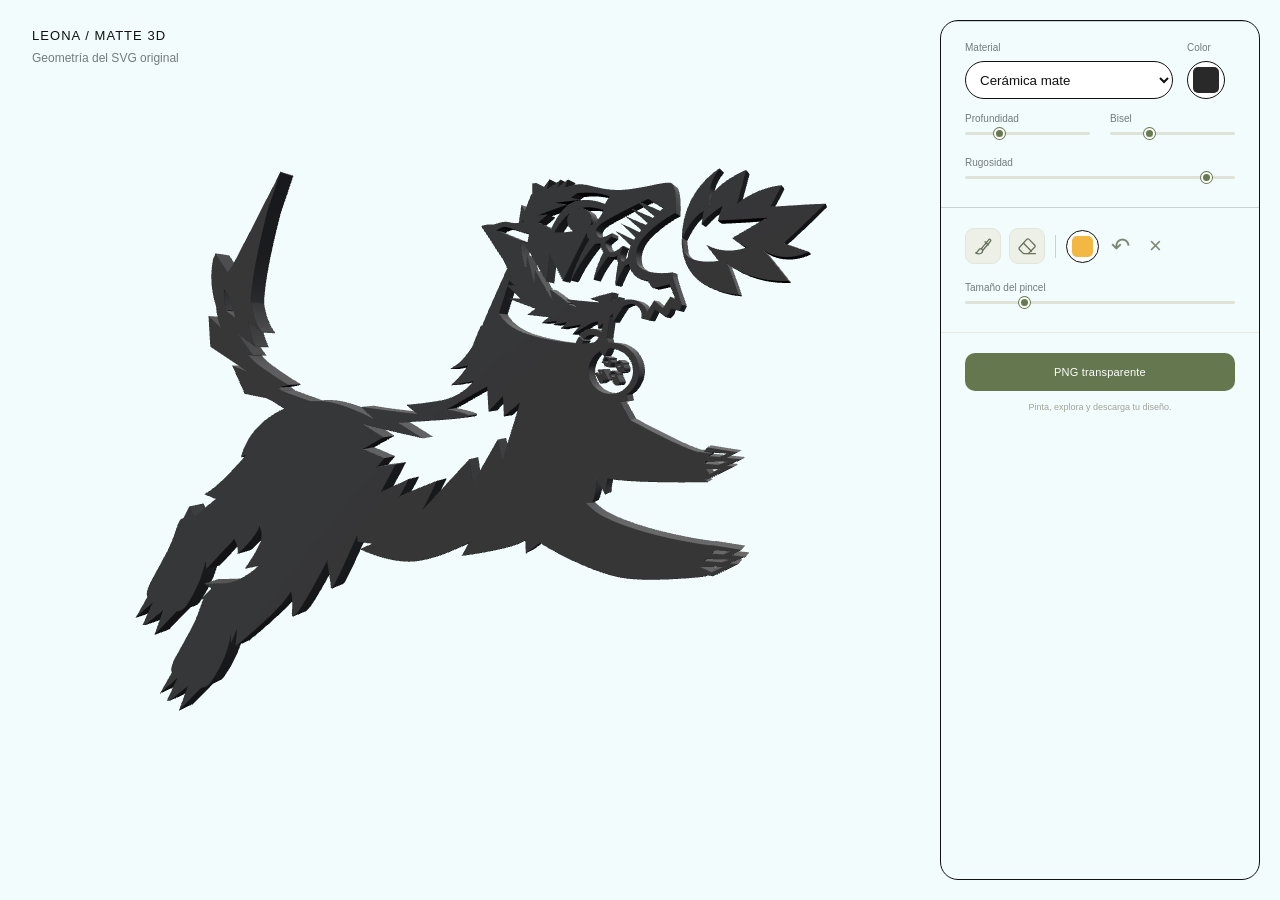
<file: assets/3d/leona-three/index.html>
<!doctype html><html lang="es"><meta charset="utf-8"><meta name="viewport" content="width=device-width,initial-scale=1"><title>Leona · Matte 3D</title>
<style>*{box-sizing:border-box}body{margin:0;background:#e9e7e2;color:#222;font:14px system-ui}canvas{display:block}header{position:absolute;top:28px;left:32px;pointer-events:none}h1{font-size:18px;font-weight:600;margin:0 0 6px}header p{margin:0;color:#777}aside{position:absolute;right:24px;bottom:24px;width:265px;padding:22px;background:#ffffffdf;border:1px solid #fff;border-radius:16px;backdrop-filter:blur(12px)}label{display:block;margin:12px 0 6px}input{width:100%;accent-color:#333}button{background:#292929;color:#fff;border:0;padding:10px 14px;border-radius:8px;cursor:pointer;margin:12px 4px 0 0}small{display:block;color:#777;margin-top:14px;line-height:1.5}#error{color:#a00}aside{left:24px;right:24px;bottom:16px;width:auto;padding:12px 18px;display:grid;grid-template-columns:1fr 1fr 1fr;gap:6px 14px}aside label{margin:0;font-size:12px}aside input{grid-row:2}aside button{margin:4px 0}aside small{grid-column:1 / -1;margin:0;font-size:11px}aside p{display:none}canvas{height:calc(100vh - 190px)}header{top:16px;left:24px}aside{display:block;max-height:330px;overflow:auto}aside .row{display:flex;gap:10px;margin:8px 0;align-items:center}aside label{flex:1}aside input[type=range]{width:100%}aside select,aside input[type=text]{width:100%;padding:8px;border:1px solid #ccc;border-radius:6px;background:white}aside input[type=color]{width:40px;height:30px;border:0}aside button{margin-right:6px}canvas{height:calc(100vh - 350px)}.icon-tool{width:44px;min-width:44px;height:44px;display:inline-flex;align-items:center;justify-content:center;padding:0;border:2px solid transparent} .icon-tool[aria-pressed="true"]{background:#f3b844;color:#222;border-color:#8d620b} body.embedded header{display:none}body.embedded{background:transparent}
body{background:#eeede9;color:#242722;font-family:Inter,-apple-system,BlinkMacSystemFont,"Segoe UI",sans-serif}header{top:28px;left:32px}header h1{font-size:13px;letter-spacing:2px}header p{font-size:12px;color:#8b8d86;margin-top:8px}canvas{position:absolute;left:0;top:0;height:auto}aside{position:absolute;top:20px;right:20px;bottom:20px;left:auto;width:320px;max-height:none;padding:0;background:#fbfbf8;border:1px solid #ffffff;border-radius:22px;box-shadow:0 12px 50px #2931210c;overflow:auto;display:block;backdrop-filter:none}aside *{box-sizing:border-box}.panel-top{padding:27px 24px 22px;display:flex;justify-content:space-between;align-items:flex-start}.eyebrow{font-size:9px;letter-spacing:2px;color:#83877b;font-weight:650}h2{font-weight:500;font-size:27px;letter-spacing:-1px;margin:8px 0 0}.live-dot{font-size:8px;letter-spacing:.7px;color:#76866b;padding-top:4px;white-space:nowrap}.live-dot:before{content:"";display:inline-block;width:5px;height:5px;background:#829773;border-radius:50%;margin-right:5px}.section{padding:20px 24px;border-top:1px solid #e9ebe3}.section-heading,summary{font-size:10px;color:#9b9f93;letter-spacing:.5px;margin-bottom:18px}.section-heading b,summary b{font-size:12px;font-weight:550;color:#404638;margin-left:10px;letter-spacing:0}.field{display:block;margin:0 0 14px!important;min-width:0}.field span{font-size:10px;color:#8a8d83;display:block;margin:0 0 8px}.surface-row{display:flex;gap:14px}.surface-row .field:first-child{flex:1}.surface-row .field:last-child{flex:0 0 48px}.two-col{display:grid;grid-template-columns:1fr 1fr;gap:20px}aside select,aside input[type=text]{border:1px solid #e4e7dd!important;background:#f3f4ef!important;border-radius:9px!important;font:11px inherit;color:#343a2d;padding:10px!important;height:38px;outline:none}aside input[type=text]{width:100%;font-size:12px;margin-bottom:16px}aside input[type=color]{appearance:none;-webkit-appearance:none;border:1px solid #e2e5da!important;width:38px;height:38px;padding:5px;background:#f3f4ef;border-radius:9px;cursor:pointer}input[type=color]::-webkit-color-swatch-wrapper{padding:0}input[type=color]::-webkit-color-swatch{border:0;border-radius:5px}aside input[type=range]{appearance:none;height:3px;background:#dfe3d7;border-radius:5px;margin:8px 0;width:100%;display:block;accent-color:#667652}aside input[type=range]::-webkit-slider-thumb{appearance:none;width:11px;height:11px;border-radius:50%;background:#677951;border:2px solid #fbfbf8;box-shadow:0 0 0 1px #677951}.tools{display:flex;align-items:center;gap:8px;margin-bottom:18px}.tools button{margin:0!important}.icon-tool{background:#edf0e7;color:#68725c;border:1px solid #e1e6d8;width:36px;min-width:36px;height:36px;border-radius:9px}.icon-tool[aria-pressed=true]{background:#64774e;color:white;border:1px solid #64774e}.icon-tool svg{width:19px;height:19px}.tool-divider{height:23px;width:1px;background:#e2e6da;margin:0 2px}.tools #brushcolor{width:33px;height:33px}.tools #undo,.tools #clearpaint{font-size:0;padding:0;width:27px;height:30px;background:transparent;color:#7c8670;border-radius:6px}.tools #undo:after{content:'↶';font-size:23px}.tools #clearpaint:after{content:'×';font-size:22px}.tools button:hover{filter:brightness(.95)}summary{cursor:pointer;list-style:none;margin:0;display:flex;align-items:center}summary span{margin-left:auto;font-size:16px}summary::-webkit-details-marker{display:none}.signature{padding-top:20px}.panel-footer{padding:20px 24px;border-top:1px solid #e9ebe3}.view-buttons{display:flex;background:#eef0e9;padding:3px;border-radius:9px;margin-bottom:15px}.view-buttons button{background:transparent;color:#727b66;font-size:10px;flex:1;margin:0;padding:8px}.view-buttons button:first-child{background:#fff;box-shadow:0 1px 4px #00000008}.panel-footer #save{width:100%;margin:0;background:#64774e;color:#fff;border-radius:10px;padding:13px;font-size:11px;letter-spacing:.2px}.panel-footer p{display:block!important;text-align:center;color:#a0a596;font-size:9px;margin:11px 0 0}.section .field:last-child{margin-bottom:0!important}@media(max-width:760px){header{top:20px;left:20px}aside{top:auto;bottom:12px;left:12px;right:12px;width:auto;max-height:42vh;border-radius:18px}.panel-top{padding:18px 20px}.section,.panel-footer{padding:16px 20px}.panel-top h2{font-size:23px}}
</style>
<style>
  :root { --lemon-bg: #f3fcfd; --lemon-ink: #111; --lemon-coral: #ff8e75; --lemon-muted: #737b7c; }
  body { background: var(--lemon-bg); color: var(--lemon-ink); font-family: Inter, Arial, sans-serif; }
  header h1 { color: var(--lemon-ink); font-family: Arial, sans-serif; font-weight: 500; letter-spacing: .08em; }
  header p { color: var(--lemon-muted); }
  aside { background: rgba(243,252,253,.97); border: 1.5px solid var(--lemon-ink); border-radius: 18px; box-shadow: none; }
  .eyebrow, .section-heading, summary { color: var(--lemon-muted); }
  h2 { color: var(--lemon-ink); font-family: Arial, sans-serif; font-weight: 400; letter-spacing: -.02em; }
  .live-dot { color: var(--lemon-coral); }
  .live-dot:before { background: var(--lemon-coral); }
  .section { border-top-color: rgba(17,17,17,.18); }
  .section-heading b, summary b { color: var(--lemon-ink); }
  .field span { color: var(--lemon-muted); }
  aside select, aside input[type=text] { border-color: var(--lemon-ink) !important; background: #fff !important; color: var(--lemon-ink); border-radius: 999px !important; }
  aside input[type=range] { accent-color: var(--lemon-coral); }
  aside input[type=color] { border-color: var(--lemon-ink) !important; background: #fff; border-radius: 50%; }
  button { background: var(--lemon-ink); color: #fff; border-radius: 999px; }
  button:hover { background: var(--lemon-coral); color: var(--lemon-ink); }
  .icon-tool[aria-pressed="true"] { background: var(--lemon-coral); color: var(--lemon-ink); border-color: var(--lemon-ink); }
  .tool-divider { background: rgba(17,17,17,.18); }
  small { color: var(--lemon-muted); }
  body.embedded { background: transparent; }
  body.embedded aside { background: rgba(243,252,253,.98); }
</style>
<header><h1>LEONA / MATTE 3D</h1><p>Geometría del SVG original</p></header><aside><div class="section"><div class="surface-row"><label class="field"><span>Material</span><select id="material"><option value="matte">Cerámica mate</option><option value="rubber">Goma suave</option><option value="metal">Metal cepillado</option><option value="gloss">Laca satinada</option></select></label><label class="field"><span>Color</span><input id="color" type="color" value="#292929"></label></div><div class="two-col"><label class="field"><span>Profundidad</span><input id="depth" type="range" min="2" max="150" value="40"></label><label class="field"><span>Bisel</span><input id="bevel" type="range" min="0" max="2" step="0.1" value="0.6"></label></div><label class="field"><span>Rugosidad</span><input id="rough" type="range" min="0.1" max="1" step="0.01" value="0.92"></label></div><div class="section"><div class="tools"><button id="paintmode" class="icon-tool" aria-label="Pincel" title="Pincel: pintar sobre la figura" aria-pressed="false"><svg viewBox="0 0 24 24" width="22" height="22" fill="none" stroke="currentColor" stroke-width="1.7" stroke-linecap="round" stroke-linejoin="round" aria-hidden="true"><path d="m14 6 4 4M9 15 19 3a1.5 1.5 0 0 1 2 2L11 17"/><path d="M10 15c-5-2-4 5-8 5 5 3 11 0 8-5Z"/></svg></button><button id="eraser" class="icon-tool" aria-label="Borrador" title="Borrador: eliminar trazos" aria-pressed="false"><svg viewBox="0 0 24 24" width="22" height="22" fill="none" stroke="currentColor" stroke-width="1.7" stroke-linecap="round" stroke-linejoin="round" aria-hidden="true"><path d="m14 3 7 7a2 2 0 0 1 0 3l-8 8H7l-5-5a2 2 0 0 1 0-3L11 3a2 2 0 0 1 3 0Z"/><path d="m7 8 10 10M13 21h9"/></svg></button><div class="tool-divider"></div><input id="brushcolor" type="color" value="#f3b844"><button id="undo" aria-label="Deshacer trazo" title="Deshacer trazo">Deshacer</button><button id="clearpaint" aria-label="Limpiar trazos" title="Limpiar trazos">Limpiar trazos</button></div><label class="field"><span>Tamaño del pincel</span><input id="brushsize" type="range" min="2" max="60" value="14"></label></div><div class="panel-footer"><button id="save">PNG transparente</button><p>Pinta, explora y descarga tu diseño.</p></div><span id="dv" hidden>40</span><span id="bv" hidden>0.6</span><p id="error" hidden></p></aside>
<script type="importmap">{"imports":{"three":"./vendor/three.module.js"}}</script><script type="module">
import * as THREE from 'three';
import {SVGLoader} from './vendor/SVGLoader.js';
import {OrbitControls} from './vendor/OrbitControls.js';
const svg="<?xml version=\"1.0\" encoding=\"UTF-8\"?>\n<svg id=\"Layer_1\" xmlns=\"http://www.w3.org/2000/svg\" version=\"1.1\" viewBox=\"0 0 1000 1000\">\n  <!-- Generator: Adobe Illustrator 30.2.1, SVG Export Plug-In . SVG Version: 2.1.1 Build 1)  -->\n  <polygon points=\"674.95 401.88 675.02 405.98 671.83 403.39 671.89 407.5 668.71 404.9 667.39 405.54 672.66 416.4 673.97 415.77 673.17 414.12 675.43 414.91 675.52 414.86 676.29 412.59 678.55 413.39 678.64 413.35 679.42 411.09 680.22 412.74 681.53 412.1 676.26 401.24 674.95 401.88\"/>\n  <path d=\"M671.65,403.02c.41-.2.56-.73.34-1.18-.22-.45-.73-.66-1.14-.46-.41.2-.56.73-.34,1.18.22.46.73.66,1.14.47\"/>\n  <path d=\"M675.28,392.4l-.09.28.27.09.6.21.6.21,1.57,3.27,4.83,1.68-1.58-3.27.6.21.21-.6,1.59,3.27,1.68-4.83-.25-.51-1.34-2.76.21-.6.21-.6.09-.26-.26-.09-.34-.12-6.29-2.18-2.18,6.29-.11.32ZM676.53,391.52l1.59-4.59,4.59,1.59.6.21-.21.6-1.57,4.52-.03.07-.07-.02-4.52-1.57-.6-.21.21-.6Z\"/>\n  <path d=\"M690.62,397.62l.63.42.75.5,1.46,3.02.41.84,2.33,1.58-1.21-2.5-.66-1.36h0s.4-.19.4-.19l.4-.2.82,1.7.86,1.77.59,1.21,2.7-1.31-.17-.35-.46-.95-.26-.53-1.38-2.84.4-.2.38-.18v-.05s1.57,3.23,1.57,3.23l.31.64.05-.65.14-1.96v-.15s-1.87-3.87-1.87-3.87l.07-.9.07-.9v-.14s-.11-.08-.11-.08l-.03-.02-3.8-2.58-.4.19-.91.44-2.97,1.44-.33,4.53v.05s0,.03,0,.03v.14s.11.08.11.08l.11.08ZM691.34,396.84l.26-3.55,2.48-1.2.87-.42.55.37,2.4,1.62.14.1-.03.35-.04.52-.06.78-.13,1.88h0s-.01.2-.01.2l-.32.16-.73.35-1.97.96-.34.16-.12-.08-.05-.03-2.19-1.49-.43-.29-.29-.2v-.17Z\"/>\n  <path d=\"M683.97,408.08c.05.15.05.3.11.44.28.58.7,1.03,1.18,1.4.21.16.45.28.69.4l2.42,5-.39.22.4-.2.69,1.42.1.21c.03.07.09.11.13.17.08.14.18.25.28.36.81,1.02,2.12,1.43,3.37,1.04l-1.05-2.16-.2-.4-.2-.4-.79-1.62-1.41-2.91.4-.2.4-.2,1.39,2.86.82,1.68.2.4.2.4,1.05,2.16c.37-.26.67-.57.9-.94.19-.49.3-1,.47-1.49.01-.29-.03-.56-.1-.85-.04-.15-.06-.3-.11-.44-.03-.07-.02-.14-.05-.21l-1-2.06-2.23-4.6c.05-.26.11-.53.11-.8,0-.6-.09-1.21-.37-1.79h0c-.07-.15-.2-.24-.28-.37-1.09-1.71-3.27-2.42-5.14-1.52-1.87.91-2.66,3.06-2,4.98M686.36,403.91c1.42-.69,3.07-.17,3.94,1.1.09.13.21.22.28.36.07.14.07.3.11.44.46,1.47-.16,3.09-1.58,3.78-1.42.69-3.07.17-3.94-1.1-.09-.13-.21-.22-.28-.36-.07-.14-.07-.3-.11-.44-.46-1.47.15-3.09,1.58-3.78\"/>\n  <path d=\"M694.26,411.94h0s0,0,0,0Z\"/>\n  <g>\n    <path d=\"M878.13,260.75l15.03-14.39,29.36-28.1-14.92.46-44.42,1.37,12.14-23.22s-26.54.82-48.8,19.78l9.54-37.74s-31.65,12.32-38.72,30.03c-.95,2.39-1.49,4.87-1.41,7.43,0,0-.44-2.4-.56-6.2-.24-8.16,1.05-22.8,11.62-34.05,0,0-17.67,9.69-29.81,31.91-6.11,11.19-10.72,25.61-11.03,43.57.82-1.83,5.54-12.11,12.35-20.17.06-.07.12-.13.18-.21,3.39-3.96,7.27-7.36,11.45-8.9l-2.2,13.87s6.98-9.03,18.08-16.09c1.58-1.01,3.25-1.97,5-2.87l-3.23,11.4-1.31,4.6,26.97-.83,27.81-.85-4.88,2.76-33.5,18.98s7.27,6.63,16.54,10.92c0,0-22.55,9.83-45.79-3.16l14.26,17.84s-31.53,5.48-40.18-11.36l-1.55-14.66c0,1.34-.11,2.6-.07,3.97,1.01,32.86,21.42,47.51,38.76,54.05,13.03,4.92,24.34,5.28,24.34,5.28l-6.99-19.31-5.77-15.95s10.34,9.26,29.31,15.43c5.62,1.83,11.99,3.36,19.09,4.32,5.91.8,12.27,1.23,19.16,1.02l-11.91-14.91-8.69-10.88-1.89-2.37-6.01-7.52s8.21,7.64,22.72,9.06c7.52.74,16.69-.16,27.36-4.72l-21.04-7.38-6.35-2.23Z\"/>\n    <path d=\"M823.43,611.48l12.09-6.79-25.3-2.93-8.36-.97-.3.42c-13.09-1.24-75.42-8.02-121.13-28.09-9.36-4.11-17.57-10.26-24.75-17.58l8.16-.41s5.64-12.83,4.85-28.47l10.32,18.31s-.3-6.81,2.94-18.6c24.45,4.27,83.87,2.69,106.46,1.89l.42.08.21-.1c5.14-.18,8.3-.32,8.3-.32l-3.6-2.01,3.67-1.83,1.04.19,3.31-1.65,24.93-12.4-9.55-.64-.31-.02,7-3,10.96-4.69-16.77-1.26,12.22-6.56-33.59-4.54-.19.26-3.06,4.06,6.64.41,20.11,1.24-5.64,2.8-3.61,1.79-12.8-.96,1.69-2.83-12.68-1.72-.32.43c-16.56-3.67-58.48-25.03-78.9-35.75l-12.27-21.75,9.39-.47-1.8-7.15c13.2-8.95,18.29-26.42,11.13-41.19-3.81-7.85-10.45-13.75-18.7-16.62-.47-.16-.95-.2-1.42-.34-4.22-1.26-8.56-1.64-12.84-1.16-.26-1.88-.82-3.66-1.61-5.34l3.53-25.14,3.72-3.59.88,9.22,10.29-16.57c3.22-1.91,6.92-3.61,10.6-3.49,1.67.05,3.32.35,4.92,1.3,9.48,5.66,6.88,14.99,6.88,14.99l7.69,2.09.98.27,5.88-11.73.29-.57s8.86,5.29,12.33,8.27c.11.09.27.21.37.3l2.91-3.21,2.66-6.06.09-.21,8.9,2.48.43.12,2.76-6.27s-10.71-30.14-10.86-33.2l-.15-3.06s-.28.04-.66.09c-3.74.47-24.12,2.58-35.38-5.85-1.68-1.25-3.17-2.73-4.35-4.5,0,0-6.88-14.99,7.65-31.05,14.54-16.06,35.49-26.31,35.49-26.31,0,0,.96-18.16-1.66-27.62-.72-2.6-1.69-4.58-3.05-5.3-6.3-3.34-39.5,7.52-64.13,5.68-24.63-1.84-34.27-10.56-49.41-6.74-3.68.93-6.8,1.83-9.45,2.66l3.53-9.45-12.13,8.52s2.06-6.17,3.22-8.11c-2.22,1.77-10.11,6.88-14.24,9.53l-1.76-.89,3.15-9.76-5.93,8.35-9.53-4.83-4.19.21-.2,15.42-1.36-2.94-7.67,19.1-4.01-7.06-2.79,20.66c-3.11.32-7.06.31-11.29-.87-9.33-2.6-15.44,2.27-21.47,1.84-6.07-.47-12.36,1.35-12.36,1.35l27.83,41.49s1.16,3.21,3.59,8.24c-8.5,17.93-21.1,44.93-31.62,69.32l-.13-.03s-.18-.76-.5-2.15c-3.65,8.37-7.11,16.52-10.1,23.95,0,0-8.22,13.63-19.92,22.17-1.73,1.15-3.51,2.2-5.37,3.05l.78-.15c-.8.45-1.57.98-2.4,1.36l21.74-4.22s-11.7,16.86-20.79,23.27l27.99-4.81s-14.7,19.55-42.71,24.09c-28,4.53-40.52,5.16-40.52,5.16,0,0,.1.09.16.13-.06,0-.23.01-.23.01,0,0,6.26,5.62,13.7,9.38l-3.68,1.15c-18.6-1.79-58.96-5.84-66.26-7.87l.92.83c-1.14-.21-2.1-.41-2.75-.6l16.69,15.14c-12.94-6.37-49.41-23.06-74.77-21.79-.27.01-.5.02-.77.04-.98,0-1.99-.05-2.94,0-1.67.08-3.24.16-4.78.24-13.19-4.23-28.74-9.47-39.55-13.16l2.03.14c-1.26-.74-3.47-2.36-6.21-4.47,7.63-.61,14.44-2.72,14.44-2.72,0,0-11.75-6.01-36.73-22.42-7.08-4.65-12.59-9.98-16.91-15.22,4.13.76,7.21.99,7.21.99,0,0-6.63-7.63-19.65-25.94l23.27,15.61c-6.05-9.99-10.23-30.97-10.23-30.97l19.11,13.41c-11.78-13.28-14.79-36.6-14.79-36.6.85-30.13,14.3-80.92,23.67-112.97,9.56-24.67,16.75-44.3,16.75-44.3l-7.77,14.96-49.58,86.42-9.41,14.5-4.07,4.26-15.99-23.07-2.75,6.68c-5.24,22.01-1.98,42.25,3.69,58.61v4.34c1.31,7.97,3.58,15.29,6.4,22.09l-17.22-14.55,2.05,36.78,49.93,31.2-20.39-6.83,16.24,33.72,29.85,5.52c8.18,4.09,16,8.56,23.2,13.11-10.57,4.18-46.81,21.05-58.62,60.17l6.95-3.01c-.09.3-.22.57-.31.87,0,0-38.64,42.7-57.1,49.89l15.95,5.48-30.19,23.46-6.88-12.2-8.2,14.7c-8.51,1.36-8.29,16.69-22.24,41.7-14.39,25.81-26.13,42.08-28.79,51.62-1.01,3.61-1.17,5.84.22,7.82l-17.29,27.53,24.02-20.45-14.17,29.37,3.13-.16,25.76-20.02-12.63,31.91,31.08-31.22c9.78-1.04,13.71-8.65,13.71-8.65-.2,0,19-24.58,25.79-54.28l1.79-1.98.47,9.39,38.8-39.57s6.88,12.2,4.07,18.62c0,0,24.09-20.02,29.57-35.98,0,0,6.73,9.08,1.09,21.9-5.63,12.83-20.34,32.38-20.34,32.38l18.62-4.07s-23.94,23.15-48.97,24.4l-25.03,1.25,9.7,5.79-15.02,13.3s1.48-.07,3.75-.19c-3.74,6.55-6.53,19.27-16.35,36.88-14.39,25.81-26.13,42.08-28.79,51.62-1.01,3.61-1.17,5.83.22,7.82l-17.29,27.53,24.02-20.46-14.17,29.37,3.13-.15,25.77-20.02-12.63,31.91,31.08-31.22c9.78-1.05,13.71-8.65,13.71-8.65-.22.01,22.59-29.15,27.29-62.32l.61,12.32,8.45-19.24-2.04,22.06s63.36-50.21,74.78-72.73c0,0,3.44,6.1,1.41,28.16-2.04,22.06,46.78-68.2,46.78-68.2,0,0,4.53,28,4.85,34.26.31,6.26,28.63-54.75,34.27-67.58l.47,9.39,18.93,2.19-15.33,7.04s32.07,14.08,63.36,12.52c30.78-1.53,72.65-24.89,73.96-25.61l-8.58,16.08s65.36-10.22,77.34-21.45l.8,15.9,15.1-11.64s.64-.41,1.76-1.22c37.95,21.44,75.26,34.26,95.95,37.12,33.41,4.6,95.17-4.75,95.17-4.75l-.25-.3,1.43.23,3.68-1.91,5.52.91.59.09,27.97-14.58-9.87-.47,17.81-8.02-16.78-.94ZM810.37,514.29l-11.01,5.31-5.1-6.36,14.87-.23,4.03-.06-2.78,1.34ZM794.85,504.55l14.46.03,11.94.03-4.09,1.45-8.35,2.96-15.99-1.07,2.03-3.39ZM203.42,329.92c-4.94-16.07-2.93-28.84-2.93-28.84l8.7,12.81,6.36,23.99-12.13-7.97ZM680.4,379.5c.32-.88.57-1.79.75-2.71.1-.01.19-.01.29-.03.96-.13,1.92-.23,2.88-.25,10.03-.21,19.75,5.28,24.41,14.88,5.45,11.25,2.14,24.47-7.17,32.03-1.55,1.26-3.22,2.41-5.1,3.32-13.13,6.37-28.98.86-35.35-12.26-3.08-6.36-3.51-13.54-1.19-20.22.06-.17.16-.31.22-.48.81-2.19,1.94-4.18,3.25-6.04,2.55-3.62,5.89-6.63,9.98-8.61.2-.09.4-.15.59-.24-.37.72-.82,1.4-1.34,2.05l4.85,3.9c1.3-1.62,2.24-3.44,2.93-5.34M727.01,206.66l18.05,11.37s-1.62,1.29-4.19,3.49l-22.94-10.71c5.43-2.51,9.08-4.15,9.08-4.15M716.74,211.36l18.21,15.43c-.81.75-1.65,1.53-2.51,2.35l-24.76-11.56,19.62,16.62c-.9.92-1.81,1.85-2.72,2.82l-23.06-10.76,18.58,15.74c-.87,1.01-1.73,2.04-2.58,3.08l-21.24-10.77,17.37,15.83c-.84,1.18-1.63,2.37-2.39,3.56l-21.14-10.71,17.94,16.34c-2.2,4.49-3.47,8.87-3.27,12.85,0,0-5.66,9.49-9.03,3.52-3.36-5.97,2.3-15.45,2.3-15.45,0,0-10.03,8.32-14.1,7.32.19-.23.38-.47.57-.7-1.5.17-2.67-.58-5.65-5.78-.04-.07-.07-.11-.11-.19-3.33-5.85.36-7.96,2.06-8.6,1.06-1.17,2.46-2.34,4.39-3.47l-.16-3.27s-11.93,6.73-15.14,3.82c-3.21-2.91-6.58-8.87,2.3-15.45,6.2-4.59,30.44-16.07,44.51-22.57M647.85,215.32c15.31-3.36,28.05,3.09,28.05,3.09,0,0-2.84,11.93-17.32,18.64,1.77-2.45,2.79-5.45,2.63-8.7-.36-7.23-6.25-12.82-13.37-13.03M631.62,211l-13.5-2.53,30.31-2.62-11.36-2.27,6.76-5.43c22.35-2.78,39.13,4.57,39.13,4.57l-5.66,9.48s-15.76-8.41-33.96-4.44c-18.21,3.98-29.07,32.12-29.07,32.12-.1-2.02-9.65-6.23-16.14-8.87l3.91-3.09,7.35-5.9s-13.34,1.67-10.11-.08c3.24-1.75,32.34-10.96,32.34-10.96M642.08,241.68c-14.94,2.67-24.62,1.12-24.62,1.12,0,0,7.83-15.38,20.05-23.27-2.53,2.64-4.03,6.26-3.83,10.2.27,5.45,3.69,9.96,8.4,11.96M581.82,227.07l.36,1.17c-.06.5-.07.99.03,1.47,0,0-1.38.48-3.58.89l3.19-3.53ZM548.24,238.58s7-6.02,14.21-3.53c3.22,1.1,14.04,4.63,26.11,8.14.02.15.05.34.05.34l-3.2,14.83,23.57,39.99,3.62-31.66,15.81,31.16,9.62-19.44,17.29-33.75c1.07-.38,1.88-.69,2.04-.74-.27.35-2.08,3.09,2.37,7.79-8.91,14.39-16.79,29.57-21.34,45.85,6.87-15.32,16.85-29,27.68-41.7,3.95,1.14,6.96-.35,7.2-.47-.27.36-2.18,3.47,2.92,10.9-4.9,9.75-9.01,19.92-11.21,30.57,4.1-9.3,9.86-17.84,16.15-25.77,5.63,2.83,11.29-1.34,11.29-1.34,0,0-1.12,5.7,1.02,9.22-.81,3.88-1.47,7.69-2.01,11.54-.61,4.35-1.05,8.72-1.29,13.06,2.87-7.45,6.38-14.79,10.28-21.7,1.18,0,2.99-.46,4.73-2.82,0,0,4.09,20.53,22.45,19.61,0,0,3.52,9.03,6.58,8.87,3.06-.15,18.2-3.97,18.2-3.97l7.04,18.05-6.27-2.76-8.57,12.7-9.64-8.72-8.57,12.7s-3.82-15.15-22.18-14.23c-4.33.22-7.98,1.44-11.37,3.14l.76-6.07-9.01,5.13,1.31-10.5-13.98,3.53-10.4,2.72s14.67,4.48,10.48,4.79c-4.19.31-38.79-3.68-38.79-3.68l12.87,8.93-13.76-4.79,1.45-.79-11.7-8.93-8.79-6.59s2.3,7.45,2.62,10.61l-2.07-.72c-4.73-7.11-18.55-31.91-18.55-31.91l-.71,16.18-8.88-33.8-.77,13.67-2.92-2.18c-5.92-19.72-4.36-29.07-4.36-29.07l-29.39-12.34ZM615.9,319.72c-.07.53-.33.63-.88,0-.23-.25-.57-.73-.96-1.3l1.84,1.31ZM564.19,296.87l8.13,7.06s-6.92-.39-10.11-1.02l1.98-6.04ZM565.38,293.23l.86-2.62c.52.92,1.07,1.88,1.65,2.85l-2.51-.23ZM555.99,509.4l-5.73-24.87-30.3,52.35-4.57-28.51-57.5,61.05,17.09-34.48s-38.96,15.54-48.1,20.61c-.89,1.15-1.57,1.77-1.89,1.51-.24-.19.51-.74,1.89-1.51,4.07-5.27,12.65-22.2,12.65-22.2l-35.04,16.31,18.45-33.62s-18.6,2.37-24.78,3.86c-.85.65-1.57,1.08-1.91.87-.34-.21.44-.52,1.91-.87,3.6-2.78,10.54-11.52,10.54-11.52l-27.07-10.68,19.01-10.67,7.19-4.04-26.76-16.12,13.4,2.87,13.53,2.9,22.78,4.88,26.81,5.75-31.89-18.63s2.71-.17,7.18-.45c17.27-1.11,60.81-4.04,75.34-6.25,1.79-.27,3.16-.53,3.97-.78,2.29-.69,1.81-1.58-.16-2.5-1.48-.69-3.8-1.42-6.44-2.1-7.78-2.03-18.35-3.78-18.35-3.78l7.2-4.04,14.47-8.12,29.18-16,.11,2.12,1.36,27.25,17.63-18.15,1.18,23.74,19.56-16.13-21.94,69.96ZM643.36,381.09c.47,0,.92-.02,1.37-.03.05.15.13.28.18.42l-1.55-.4ZM650.78,371.33c.46-1.33,1.12-2.61,2.03-3.75l-4.85-3.9c-1.76,2.19-2.91,4.7-3.55,7.35-22.6-1.5-55.54-8.11-70.41-15.65-13.42-6.81-19.67-14.71-22.51-19.86l10.61-32.32c4.31,3.49,16.57,15.31,16.57,15.31l-16.23-.77,34.08,12.36-9.75,6.91,25.49,2.93-8.16,6.73,18.31-2.15-4.28,4.34,15.17-2.93c.32.08.64.16.95.24-1.28,1.38-4.92,5.21-6.65,6.43,4.3-1.12,22.71-3.78,22.71-3.78l-9.86,10.95,21.78-12.84c2.8-.57,5.4-1.3,7.77-2.14l.09,8.01,6.67-6.43c-.54,3.19-1.45,7.52-2.96,11.7-3.74-2.7-8.26-3.97-12.88-3.47-4.95.55-9.41,2.98-12.53,6.86l4.85,3.9c2.08-2.59,5.04-4.21,8.35-4.57,3.3-.36,6.55.59,9.14,2.67.16.13.28.29.43.42-1.24,2.14-2.7,4-4.45,5.29-2.29,1.7-8.16,2.33-15.93,2.16M806.7,605.5l15.41.65,3.34.14-4,2.08-5.16,2.69-14.05-.79,4.47-4.79ZM809.44,628.64l-6.68,3.38-14.81-6.47.56-.6,29.97-1.03h.3s-9.34,4.72-9.34,4.72ZM814.37,620.06l-20.36-.98,2.96-3.16,29.27-.5h.48s-2.83,1.06-2.83,1.06l-9.51,3.58Z\"/>\n    <path d=\"M627.6,352.61c-.64.17-.98.3-.89.38.12.11.47-.08.89-.38\"/>\n    <path d=\"M625.09,182.56c-.13-.04-.34.24-.57.63.45-.36.68-.59.57-.63\"/>\n  </g>\n</svg>";
if(new URLSearchParams(location.search).has('embed'))document.body.classList.add('embedded');
const scene=new THREE.Scene();
function viewport(){return innerWidth>760?{w:innerWidth-360,h:innerHeight}:{w:innerWidth,h:innerHeight*.55};}
let vp=viewport();const camera=new THREE.PerspectiveCamera(33,vp.w/vp.h,1,10000);
const renderer=new THREE.WebGLRenderer({antialias:true,alpha:true,preserveDrawingBuffer:true});
renderer.setPixelRatio(Math.min(devicePixelRatio,2));renderer.setSize(vp.w,vp.h);renderer.setClearColor(0,0);renderer.outputColorSpace=THREE.SRGBColorSpace;renderer.toneMapping=THREE.ACESFilmicToneMapping;renderer.toneMappingExposure=1.25;document.body.prepend(renderer.domElement);
const controls=new OrbitControls(camera,renderer.domElement);controls.enableDamping=true;controls.minDistance=600;controls.maxDistance=4000;
scene.add(new THREE.HemisphereLight(0xffffff,0x777470,2.1));
const key=new THREE.DirectionalLight(0xffffff,3.2);key.position.set(-500,650,900);scene.add(key);
const fill=new THREE.DirectionalLight(0xe6edff,1.5);fill.position.set(700,50,350);scene.add(fill);
const rim=new THREE.DirectionalLight(0xffffff,2);rim.position.set(100,400,-600);scene.add(rim);
const material=new THREE.MeshStandardMaterial({color:0x292929,roughness:0.92,metalness:0});
const parsed=new SVGLoader().parse(svg), shapes=parsed.paths.flatMap(p=>SVGLoader.createShapes(p));
const group=new THREE.Group();scene.add(group);
let depth=40,bevel=.6;
function rebuild(){while(group.children.length){const m=group.children[0];group.remove(m);m.geometry.dispose();}for(const shape of shapes){const geometry=new THREE.ExtrudeGeometry(shape,{depth,bevelEnabled:bevel>0,bevelThickness:bevel,bevelSize:bevel,bevelSegments:3,curveSegments:36,steps:1});geometry.rotateX(Math.PI);geometry.computeVertexNormals();const pos=geometry.attributes.position;const uv=new Float32Array(pos.count*2);for(let i=0;i<pos.count;i++){uv[i*2]=pos.getX(i)/1000;uv[i*2+1]=1+pos.getY(i)/1000;}geometry.setAttribute('uv',new THREE.BufferAttribute(uv,2));group.add(new THREE.Mesh(geometry,material));}group.position.set(0,0,0);const b=new THREE.Box3().setFromObject(group),c=b.getCenter(new THREE.Vector3());group.position.copy(c.negate());window.leonaStats={paths:parsed.paths.length,shapes:shapes.length,meshes:group.children.length};}
rebuild();
function view(angle=0){const box=new THREE.Box3().setFromObject(group),size=box.getSize(new THREE.Vector3());const d=Math.max(size.y,size.x/camera.aspect)/(2*Math.tan(THREE.MathUtils.degToRad(camera.fov/2)))*1.3;camera.position.set(Math.sin(angle)*d,angle?d*.06:0,Math.cos(angle)*d);controls.target.set(0,0,0);controls.update();}
view(.28);
document.getElementById('color').oninput=()=>refreshPaint();
document.getElementById('material').onchange=e=>{const presets={matte:[.92,0],rubber:[1,0],metal:[.4,.85],gloss:[.26,0]};const [r,m]=presets[e.target.value];material.roughness=r;material.metalness=m;document.getElementById('rough').value=r;};

document.querySelector('#depth').oninput=e=>{depth=+e.target.value;document.querySelector('#dv').textContent=depth;rebuild();};document.querySelector('#bevel').oninput=e=>{bevel=+e.target.value;document.querySelector('#bv').textContent=bevel;rebuild();};document.querySelector('#rough').oninput=e=>material.roughness=+e.target.value;
document.querySelector('#save').onclick=()=>{renderer.render(scene,camera);const a=document.createElement('a');a.download='leona-matte-3d.png';a.href=renderer.domElement.toDataURL('image/png');a.click();};
addEventListener('resize',()=>{vp=viewport();camera.aspect=vp.w/vp.h;camera.updateProjectionMatrix();renderer.setSize(vp.w,vp.h);view(.28);});

const paintLayer=document.createElement('canvas');paintLayer.width=paintLayer.height=2048;
const paintCtx=paintLayer.getContext('2d');const surface=document.createElement('canvas');surface.width=surface.height=2048;const surfaceCtx=surface.getContext('2d');
const paintTexture=new THREE.CanvasTexture(surface);paintTexture.colorSpace=THREE.SRGBColorSpace;paintTexture.anisotropy=renderer.capabilities.getMaxAnisotropy();material.map=paintTexture;material.color.set('#ffffff');material.needsUpdate=true;
function refreshPaint(){surfaceCtx.fillStyle=document.getElementById('color').value;surfaceCtx.fillRect(0,0,2048,2048);surfaceCtx.drawImage(paintLayer,0,0);paintTexture.needsUpdate=true;}
refreshPaint();let painting=false,erasing=false,down=false,last=null;const history=[];const raycaster=new THREE.Raycaster();const pointer=new THREE.Vector2();
const modeButton=document.getElementById('paintmode'),eraserButton=document.getElementById('eraser');
function setPaintMode(mode){painting=mode!=='rotate';erasing=mode==='erase';controls.enabled=!painting;modeButton.setAttribute('aria-pressed',String(painting&&!erasing));eraserButton.setAttribute('aria-pressed',String(erasing));renderer.domElement.style.cursor=painting?'crosshair':'grab';}
modeButton.onclick=()=>setPaintMode(painting&&!erasing?'rotate':'brush');
eraserButton.onclick=()=>setPaintMode(erasing?'rotate':'erase');
function savePaint(){history.push(paintCtx.getImageData(0,0,2048,2048));if(history.length>12)history.shift();}
document.getElementById('undo').onclick=()=>{if(history.length){paintCtx.putImageData(history.pop(),0,0);refreshPaint();}};
document.getElementById('clearpaint').onclick=()=>{savePaint();paintCtx.clearRect(0,0,2048,2048);refreshPaint();};
function hitPoint(e){const r=renderer.domElement.getBoundingClientRect();pointer.set((e.clientX-r.left)/r.width*2-1,-(e.clientY-r.top)/r.height*2+1);raycaster.setFromCamera(pointer,camera);const hit=raycaster.intersectObjects(group.children,false)[0];if(!hit||!hit.uv)return null;return {x:hit.uv.x*2048,y:(1-hit.uv.y)*2048};}
function stroke(e){const pt=hitPoint(e);if(!pt){last=null;return;}paintCtx.globalCompositeOperation=erasing?'destination-out':'source-over';paintCtx.strokeStyle=document.getElementById('brushcolor').value;paintCtx.fillStyle=paintCtx.strokeStyle;paintCtx.lineWidth=+document.getElementById('brushsize').value*2.048;paintCtx.lineCap='round';paintCtx.lineJoin='round';paintCtx.beginPath();if(last){paintCtx.moveTo(last.x,last.y);paintCtx.lineTo(pt.x,pt.y);paintCtx.stroke();}else{paintCtx.arc(pt.x,pt.y,paintCtx.lineWidth/2,0,Math.PI*2);paintCtx.fill();}last=pt;refreshPaint();}
renderer.domElement.style.touchAction='none';
renderer.domElement.addEventListener('pointerdown',e=>{if(!painting)return;e.preventDefault();savePaint();down=true;last=null;renderer.domElement.setPointerCapture(e.pointerId);stroke(e);});
renderer.domElement.addEventListener('pointermove',e=>{if(down&&painting)stroke(e);});
for(const event of ['pointerup','pointercancel'])renderer.domElement.addEventListener(event,()=>{down=false;last=null;});
renderer.setAnimationLoop(()=>{controls.update();renderer.render(scene,camera);});
</script></html>
</file>
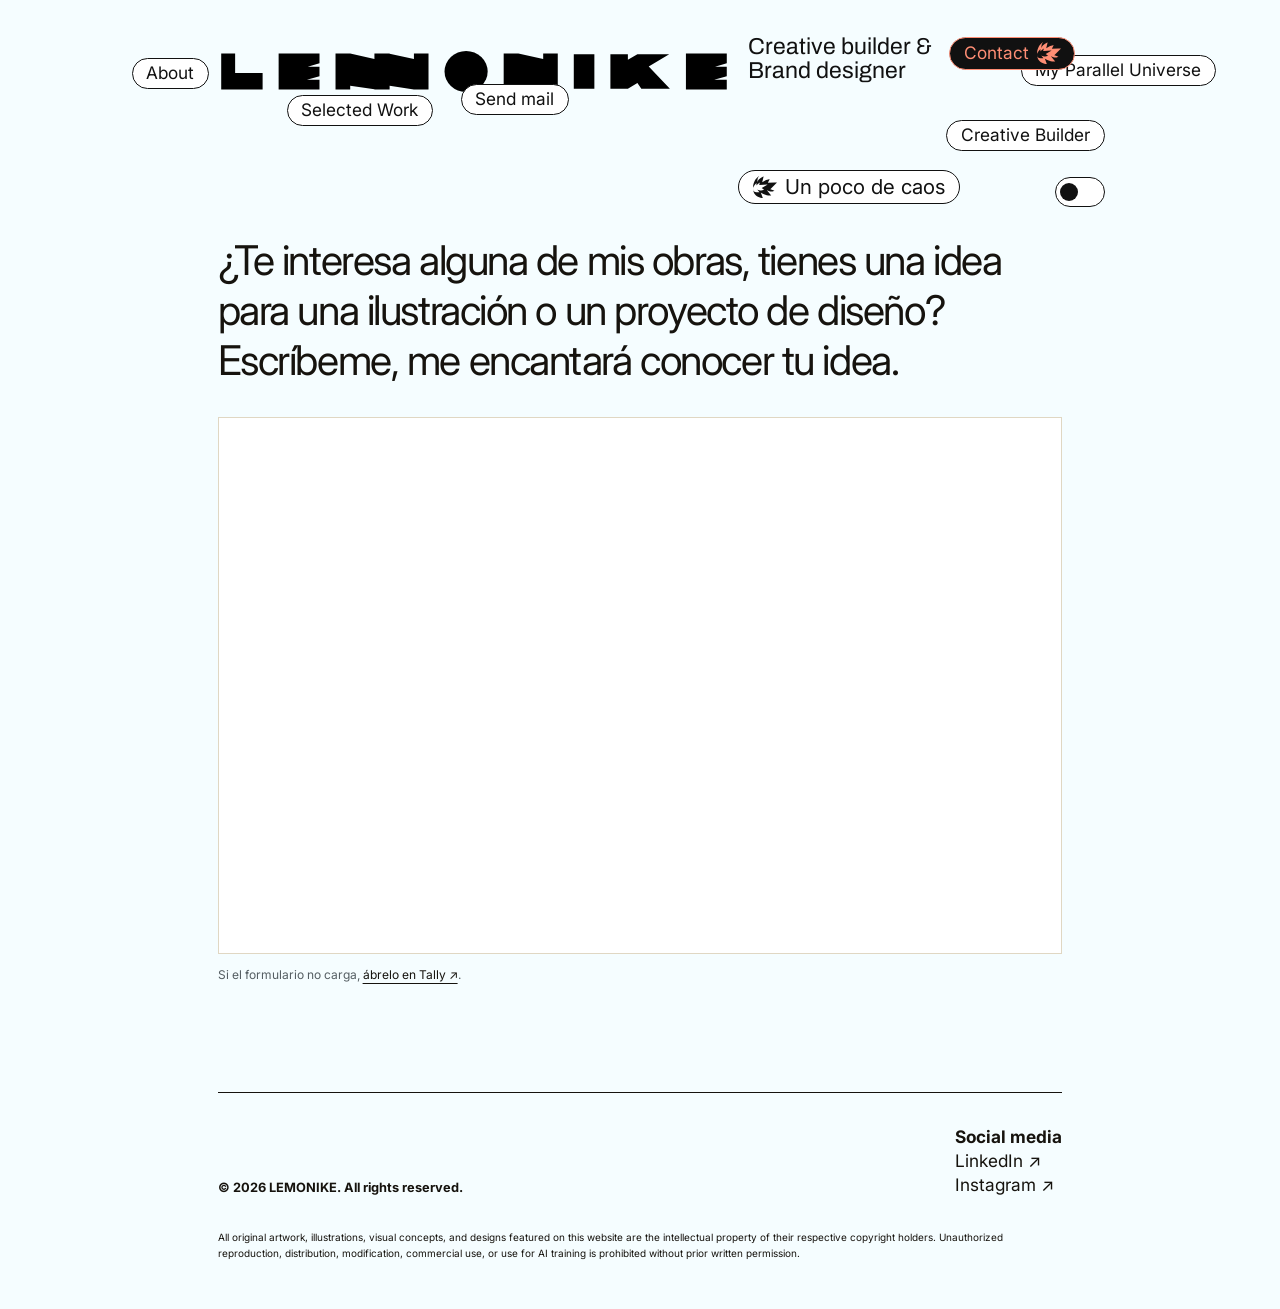
<file: contacto.html>
<!doctype html>
<html lang="es">
<head>
  <meta charset="utf-8" />
  <meta name="viewport" content="width=device-width, initial-scale=1" />
  <title>Contacto — Portafolio</title>
  <link rel="preconnect" href="https://fonts.googleapis.com" />
  <link rel="preconnect" href="https://fonts.gstatic.com" crossorigin />
  <link href="https://fonts.googleapis.com/css2?family=Inter:wght@400;500;600;700&family=Archivo:wght@400;500;600;700;800&display=swap" rel="stylesheet" />
  <link rel="stylesheet" href="css/style.css" />
  <link rel="stylesheet" href="css/theme.css" />
  <link rel="stylesheet" href="css/responsive.css" />
  <script src="js/theme.js" defer></script>
</head>
<body>
  <header class="nav">
    <a class="logo" href="index.html"><img src="assets/lemonike-logo.svg" alt="LEMONIKE" /></a>
    <p class="nav-role">Creative builder &amp;<br />Brand designer</p>
    <nav aria-label="Principal">
      <a href="arte.html">My Parallel Universe</a>
      <a href="diseno.html">Selected Work</a>
      <a href="quien-soy.html">About</a>
      <a href="contacto.html" class="active" aria-current="page">Contact</a>
      <a href="mailto:hi@lemonike.com">Send mail</a>
      <a href="creative-builder.html">Creative Builder</a>
    </nav>
  </header>

  <main class="wrap contact-page">
    <h1>¿Te interesa alguna de mis obras, tienes una idea para una ilustración o un proyecto de diseño? Escríbeme, me encantará conocer tu idea.</h1>
    <div class="contact-form">
      <iframe data-tally-src="https://tally.so/embed/Yjj5yd?alignLeft=1&amp;hideTitle=1&amp;transparentBackground=1&amp;dynamicHeight=1" width="100%" height="458" loading="lazy" title="Contacto"></iframe>
      <script>
        var d = document, w = 'https://tally.so/widgets/embed.js';
        var v = function () {
          if (typeof Tally !== 'undefined') Tally.loadEmbeds();
          else d.querySelectorAll('iframe[data-tally-src]:not([src])').forEach(function (e) { e.src = e.dataset.tallySrc; });
        };
        if (typeof Tally !== 'undefined') v();
        else if (d.querySelector('script[src="' + w + '"]') == null) {
          var s = d.createElement('script');
          s.src = w;
          s.onload = v;
          s.onerror = v;
          d.body.appendChild(s);
        }
      </script>
    </div>
    <p class="contact-form-fallback">Si el formulario no carga, <a href="https://tally.so/r/Yjj5yd" target="_blank" rel="noopener noreferrer">ábrelo en Tally ↗</a>.</p>
  </main>
  <footer class="site-footer">
    <p class="footer-credit"><strong>© 2026 LEMONIKE. All rights reserved.</strong></p>
    <div class="footer-social"><strong>Social media</strong><nav aria-label="Redes sociales"><a href="https://www.linkedin.com/in/monica-gabriela-a-8071aa42" target="_blank" rel="noopener noreferrer">LinkedIn ↗</a><a href="https://www.instagram.com/ilemonike/" target="_blank" rel="noopener noreferrer">Instagram ↗</a></nav></div>
    <div class="footer-legal"><p class="footer-notice" lang="en">All original artwork, illustrations, visual concepts, and designs featured on this website are the intellectual property of their respective copyright holders. Unauthorized reproduction, distribution, modification, commercial use, or use for AI training is prohibited without prior written permission.</p></div>
  </footer>
</body>
</html>
</file>
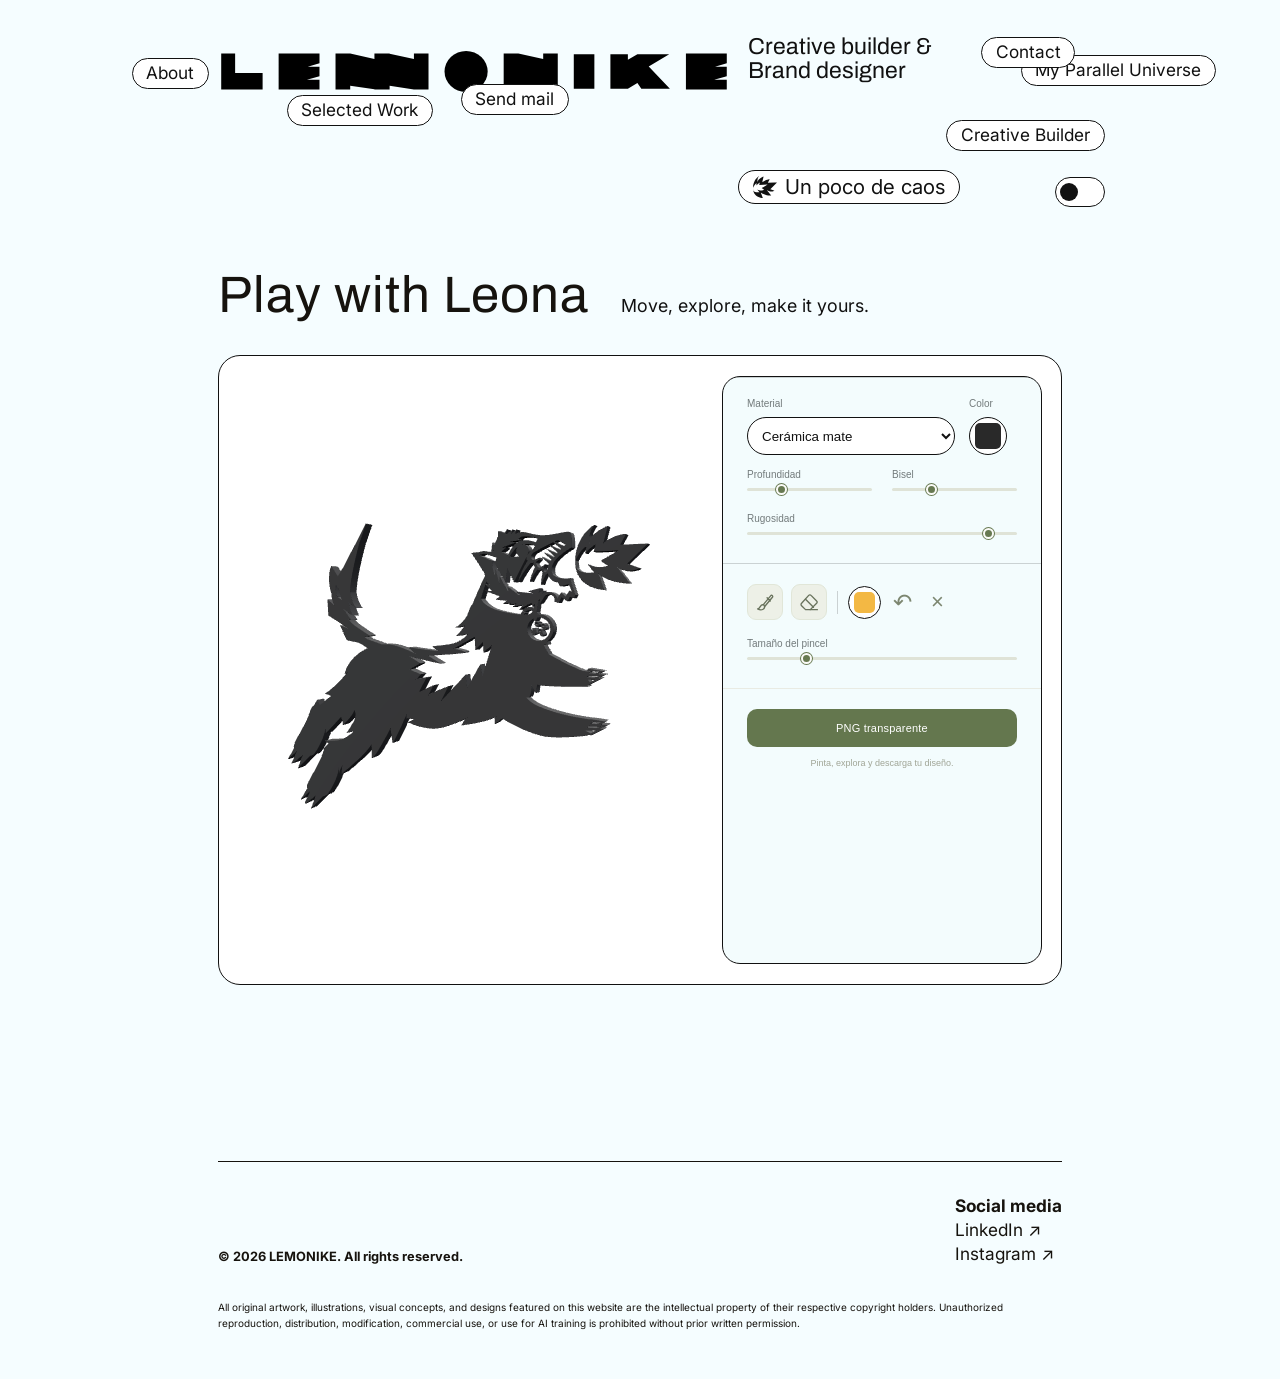
<file: leona.html>
<!doctype html>
<html lang="en">
<head>
  <meta charset="utf-8" />
  <meta name="viewport" content="width=device-width, initial-scale=1" />
  <title>Leona — Lemonike</title>
  <link rel="preconnect" href="https://fonts.googleapis.com" />
  <link rel="preconnect" href="https://fonts.gstatic.com" crossorigin />
  <link href="https://fonts.googleapis.com/css2?family=Inter:wght@400;500;600;700&family=Archivo:wght@400;500;600;700;800&display=swap" rel="stylesheet" />
  <link rel="stylesheet" href="css/style.css" />
  <link rel="stylesheet" href="css/theme.css" />
  <link rel="stylesheet" href="css/responsive.css" />
  <link rel="stylesheet" href="css/leona.css" />
  <script src="js/theme.js" defer></script>
</head>
<body>
  <header class="nav">
    <a class="logo" href="index.html"><img src="assets/lemonike-logo.svg" alt="LEMONIKE" /></a>
    <p class="nav-role">Creative builder &amp;<br />Brand designer</p>
    <nav aria-label="Principal">
      <a href="arte.html">My Parallel Universe</a>
      <a href="diseno.html">Selected Work</a>
      <a href="quien-soy.html">About</a>
      <a href="contacto.html">Contact</a>
      <a href="mailto:hi@lemonike.com">Send mail</a>
      <a href="creative-builder.html">Creative Builder</a>
    </nav>
  </header>
  <main class="leona-page">
    <div class="leona-heading"><h1>Play with Leona</h1><span>Move, explore, make it yours.</span></div>
    <div class="leona-viewer"><iframe src="assets/3d/leona-three/index.html?embed=1" title="Personaliza Leona"></iframe></div>
  </main>
  <footer class="site-footer">
    <p class="footer-credit"><strong>© 2026 LEMONIKE. All rights reserved.</strong></p>
    <div class="footer-social"><strong>Social media</strong><nav aria-label="Redes sociales"><a href="https://www.linkedin.com/in/monica-gabriela-a-8071aa42" target="_blank" rel="noopener noreferrer">LinkedIn ↗</a><a href="https://www.instagram.com/ilemonike/" target="_blank" rel="noopener noreferrer">Instagram ↗</a></nav></div>
    <div class="footer-legal"><p class="footer-notice">All original artwork, illustrations, visual concepts, and designs featured on this website are the intellectual property of their respective copyright holders. Unauthorized reproduction, distribution, modification, commercial use, or use for AI training is prohibited without prior written permission.</p></div>
  </footer>
</body>
</html>
</file>
<file: css/style.css>
:root {
  --logo-width: clamp(220px, 40vw, 700px);
  /* Paleta clara perla + dorado nacarado + negro */
  --bg: #f5fdff;
  --ink: #16130e;
  --content: #555e63;
  --gold: #e7d3a7;
  --arte: #c8a15e;
  --diseno: #2e7d9a;
  --card: #fffdf8;
  --line: #e0d7c3;
  --font-display: 'Archivo', sans-serif;
  --font-condensed: 'Archivo', sans-serif;
  --font-body: 'Inter', sans-serif;
  --font-alt: 'Inter', sans-serif;
}

* { box-sizing: border-box; }
body { margin: 0; font-family: var(--font-body); background: var(--bg); color: var(--content); }
h1, h2, .logo, .nav nav a { color: var(--ink); }
h1 { font-family: var(--font-display); font-weight: 400; letter-spacing: 0.02em; text-transform: uppercase; }
h2, .logo { font-family: var(--font-display); font-weight: 400; letter-spacing: 0.04em; text-transform: uppercase; }
.sub, .meta, .filters button { font-family: var(--font-alt); }
.nav { position: relative; display: flex; align-items: flex-start; gap: 18px; width: 100%; min-height: 235px; margin: 0 auto; padding: 35px 17% 2rem; }
.nav .logo { width: var(--logo-width); max-width: 100%; flex-shrink: 0; }
.logo img { width: 100%; height: 73px; object-fit: contain; display: block; }
.nav-role { flex-shrink: 0; margin: 0; color: #111; font-family: var(--font-display); font-size: clamp(14px, 1.8vw, 30px); line-height: 1.05; text-transform: none; }
.nav nav { position: absolute; inset: 0; pointer-events: none; }
.nav nav a { position: absolute; pointer-events: auto; }
.nav nav a:nth-child(1) { top: 55px; right: 8.5%; }
.nav nav a:nth-child(2) { top: 95px; left: 22.4%; }
.nav nav a:nth-child(3) { top: 58px; left: 10.3%; }
.nav nav a:nth-child(4) { top: 37px; right: 13.4%; }
.nav nav a:nth-child(5) { top: 84px; left: 36%; }
.nav nav a:nth-child(6) { top: 120px; right: 13.7%; }
.menu-side { height: 90px; width: auto; }
.nav a { text-decoration: none; color: inherit; }
.nav nav a { display: inline-flex; align-items: center; justify-content: center; gap: 0.5rem; padding: 0.25rem 0.85rem 0.3rem; border: 1.5px solid #111; border-radius: 999px; background: #fff; color: #111; font-family: var(--font-body); font-weight: 400; font-size: clamp(.95rem, 1.35vw, 1.2rem); line-height: 1.15; white-space: nowrap; transition: background-color 0.18s ease, color 0.18s ease, border-color 0.18s ease; }
.nav nav a:hover { background: #ff8e75; }
.nav a:focus-visible { outline: 3px solid #ff8e75; outline-offset: 5px; }
.nav nav a:active { background: #111; border-color: #ff8e75; color: #ff8e75; }
.btn-contacto { background: var(--ink); color: var(--bg) !important; padding: 0.4rem 0.9rem; border-radius: 999px; }
.nav nav .active { background: #111; border-color: #ff8e75; color: #ff8e75; }
.nav nav .active::after { content: ''; width: 24px; height: 22px; background: #ff8e75; mask: url('../assets/fire.svg') center / contain no-repeat; -webkit-mask: url('../assets/fire.svg') center / contain no-repeat; }
@media (max-width: 700px) {
  .nav { width: 88%; min-height: 0; flex-direction: column; align-items: flex-start; gap: 10px; padding: 25px 0 1.5rem; }
  .nav nav { position: static; display: flex; flex-wrap: wrap; gap: 0.5rem; margin-top: 15px; }
  .nav nav a:nth-child(n) { position: static; font-size: 1rem; }
}
::selection { background: var(--gold); color: var(--ink); }
::-moz-selection { background: var(--gold); color: var(--ink); }
.wrap { max-width: 1000px; margin: 0 auto; padding: 2rem 1rem; }
.hero-split { display: grid; grid-template-columns: 1fr 1fr; min-height: 80vh; }
.hero-3d spline-viewer { width: 100%; height: 72vh; display: block; }
.hero-3d { position: relative; }
.hero-3d .eyebrow { position: absolute; inset: 0; z-index: 1; display: flex; align-items: center; justify-content: center; text-align: center; margin: 0; padding: 0 1rem; pointer-events: none; font-family: 'Archivo', sans-serif; font-weight: 700; text-transform: uppercase; letter-spacing: 0.2em; font-size: clamp(1.6rem, 6vw, 4rem); color: #dfff00; text-shadow: none; }
.panel { padding: 3rem 2rem; text-decoration: none; color: #fff; display: flex; flex-direction: column; justify-content: center; }
.panel.arte { background: var(--arte); color: #1f2126; }
.panel.diseno { background: var(--diseno); }
.grid { display: grid; grid-template-columns: repeat(2, 1fr); gap: 1.5rem; margin-top: 1rem; }
.card { background: var(--card); border: 1px solid var(--line); border-radius: 0; overflow: hidden; text-decoration: none; color: inherit; transition: transform 0.25s ease, background-color 0.25s ease; animation: fadeUp 0.5s ease both; }
.card:hover { transform: translateY(-4px); background-color: #f6ead0; }
.card:active { background-color: var(--gold); }
.card img { width: 100%; height: 320px; object-fit: cover; background: #ddd; display: block; transition: transform 0.35s ease; }
.card:hover img { transform: scale(1.04); }
.grid .card:nth-child(2) { animation-delay: 0.05s; }
.grid .card:nth-child(3) { animation-delay: 0.1s; }
.grid .card:nth-child(4) { animation-delay: 0.15s; }
.grid .card:nth-child(5) { animation-delay: 0.2s; }
.grid .card:nth-child(6) { animation-delay: 0.25s; }
.grid .card:nth-child(7) { animation-delay: 0.3s; }
.grid .card:nth-child(8) { animation-delay: 0.35s; }
.card div { padding: 0.8rem; }
.filters { display: flex; gap: clamp(1rem, 2.5vw, 2rem); overflow-x: auto; padding: 0.25rem 0 0.75rem; margin: 1.5rem 0; }
.filters button { flex-shrink: 0; margin: 0; padding: 0.4rem 0; cursor: pointer; transition: color 0.2s ease, border-color 0.2s ease; background: transparent; color: #111; border: 0; border-bottom: 2px solid transparent; border-radius: 0; font-size: 1rem; line-height: 1.3; }
.filters button:hover { color: #b74730; }
.filters button:focus-visible { outline: 2px solid #ff9176; outline-offset: 4px; }
.galeria img { transition: transform 0.3s ease; }
.galeria img:hover { transform: scale(1.02); }
#detalle { max-width: 1232px; }
#detalle.project-detail { width: 66%; max-width: 1200px; padding: 0 0 6rem; color: #111; }
.project-detail .page-navigation { padding: 0 0 3rem; }
.project-title { margin: 0 0 3rem; font-family: var(--font-body); font-size: clamp(28px, 3.1vw, 48px); line-height: 1.12; letter-spacing: -0.035em; text-transform: none; }
.project-intro { display: grid; grid-template-columns: 1fr 2fr; gap: 2rem; margin-bottom: 4rem; }
.project-facts { margin: 0; font-size: clamp(12px, 1vw, 16px); }
.project-facts div + div { margin-top: 1.25rem; }
.project-facts dt { margin-bottom: 0.5rem; color: #626965; }
.project-facts dd { margin: 0; line-height: 1.3; }
.project-description { margin: 0; font-size: clamp(16px, 1.4vw, 22px); line-height: 1.3; }
.project-images { display: grid; grid-template-columns: repeat(var(--columns), minmax(0, 1fr)); gap: 1rem; }
.project-images figure { margin: 0; aspect-ratio: var(--image-ratio, 4 / 5); border: 1px solid #111; background: #fff; overflow: hidden; }
.project-images img { display: block; width: 100%; height: 100%; object-fit: cover; }
.project-art .project-image-section { display: flex; justify-content: center; }
.project-art .project-images { width: min(100%, 820px); margin-inline: auto; justify-content: center; }
.project-art .project-images figure { display: flex; align-items: center; justify-content: center; width: 100%; max-width: 100%; aspect-ratio: auto !important; }
.project-art .project-images img { display: block; width: auto !important; max-width: min(100%, 600px); height: auto !important; max-height: 520px; object-fit: contain !important; margin-inline: auto; }
.project-art .project-images[style] { grid-template-columns: 1fr; }
.project-art .project-images[style] figure { min-height: 0; height: auto; }
.project-image-section + .project-image-section, .project-extra + .project-image-section { margin-top: clamp(3rem, 7vw, 7rem); }
.project-detail .car-main { object-fit: cover; }
.project-extra { max-width: 80%; margin: 1.5rem auto 0; text-align: center; font-size: clamp(14px, 1.3vw, 20px); line-height: 1.4; }
.project-pair { margin-top: clamp(4rem, 10vw, 10rem); }
.project-pair figure { aspect-ratio: 1.03; }
.project-quote { margin: 2rem 0; font-size: clamp(24px, 2.5vw, 38px); line-height: 1.15; letter-spacing: -0.025em; }
.project-showcase { margin-top: 3rem; }
.project-related { margin-top: 4rem; }
.project-related h2 { margin: 0 0 2rem; font-family: var(--font-body); font-size: clamp(25px, 3vw, 44px); line-height: 1.15; letter-spacing: -0.03em; text-transform: none; }
.related-grid { display: grid; grid-template-columns: repeat(3, minmax(0, 1fr)); gap: 2rem; padding-bottom: 3rem; }
.related-project { display: block; color: inherit; text-decoration: none; }
.related-image { aspect-ratio: 1.6; border: 1px solid #111; background: #fff; overflow: hidden; }
.related-image img { display: block; width: 100%; height: 100%; object-fit: cover; transition: transform 0.25s ease; }
.related-project:focus-visible { outline: 3px solid #ff9176; outline-offset: 5px; }
.related-project p { margin: 0.5rem 0 0; font-size: clamp(12px, 1.3vw, 18px); }
.related-project .related-title { font-size: clamp(17px, 1.65vw, 25px); line-height: 1.2; }
.related-project .related-description { margin-top: 0.75rem; font-size: clamp(12px, 1vw, 16px); line-height: 1.4; }
.design-catalog { width: 66%; max-width: 1200px; padding: 0 0 4rem; color: #111; }
.design-catalog > h1 { margin: 0 0 4rem; font-family: var(--font-body); font-size: clamp(32px, 3.2vw, 48px); letter-spacing: -0.035em; text-transform: none; }
.catalog-category { margin-bottom: 4rem; }
.catalog-category > h2 { margin: 0 0 1.5rem; font-family: var(--font-body); font-size: clamp(26px, 2.5vw, 38px); letter-spacing: -0.025em; text-transform: none; }
.catalog-grid { display: grid; grid-template-columns: repeat(3, minmax(0, 1fr)); gap: 2rem; }
.catalog-project { min-width: 0; color: inherit; text-decoration: none; }
.catalog-image { aspect-ratio: 1.17; border: 1px solid #111; background: #fff; overflow: hidden; }
.catalog-image img { display: block; width: 100%; height: 100%; object-fit: cover; transition: transform 0.35s ease; }
@media (hover: hover) and (pointer: fine) {
  .design-catalog .catalog-project:hover img,
  .design-catalog .related-project:hover img { transform: scale(1.035); }
}
.catalog-project h3 { margin: 0.75rem 0 0; font-size: clamp(17px, 1.65vw, 25px); font-weight: 400; line-height: 1.2; }
.catalog-project:focus-visible { outline: 3px solid #ff9176; outline-offset: 5px; }
.art-catalog { padding-bottom: 5rem; color: #111; }
.art-heading { width: 66%; margin: 0 auto 3rem; display: flex; align-items: center; justify-content: space-between; gap: 1rem; }
.art-heading h1 { margin: 0; font-family: var(--font-body); font-size: clamp(32px, 3.2vw, 48px); letter-spacing: -0.035em; text-transform: none; }
.art-theme-switch { display: inline-flex; align-items: center; gap: 0.75rem; border: 0; padding: 0.5rem 0; background: transparent; color: inherit; font: inherit; font-size: 14px; cursor: pointer; }
.theme-track { display: block; position: relative; width: 44px; height: 26px; border: 1px solid currentColor; border-radius: 999px; }
.theme-track::after { content: ''; position: absolute; left: 4px; top: 4px; width: 16px; height: 16px; border-radius: 50%; background: currentColor; transition: transform 0.2s ease; }
.art-theme-switch[aria-checked="true"] .theme-track { color: #ff9176; }
.art-theme-switch[aria-checked="true"] .theme-track::after { transform: translateX(18px); }
.art-theme-switch:focus-visible { outline: 3px solid #ff9176; outline-offset: 5px; }
body[data-art-theme="dark"] { --bg: #111; --ink: #f3fcfd; --content: #f3fcfd; background: var(--bg); color: var(--content); }
body[data-art-theme="dark"] .art-catalog, body[data-art-theme="dark"] .nav-role { color: #f3fcfd; }
body[data-art-theme="dark"] .logo img { filter: invert(1); }
body[data-art-theme="dark"] .nav nav a { background: #111; border-color: #f3fcfd; color: #f3fcfd; }
body[data-art-theme="dark"] .nav nav a:hover { background: #ff9176; border-color: #ff9176; color: #111; }
body[data-art-theme="dark"] .nav nav .active { background: #111; border-color: #ff9176; color: #ff9176; }
body[data-art-theme="dark"] .art-image { border-color: #777; }
.art-scroll-row { display: grid; grid-auto-flow: column; grid-auto-columns: clamp(220px, 20vw, 320px); gap: clamp(20px, 3vw, 48px); overflow-x: auto; overscroll-behavior-x: contain; scroll-snap-type: x proximity; scroll-padding-inline: 17vw; padding: 0.5rem 17vw 1.5rem; scrollbar-width: thin; scrollbar-color: #ff9176 transparent; }
.art-scroll-row + .art-scroll-row { margin-top: clamp(3rem, 7vw, 7rem); }
.art-group + .art-group { margin-top: clamp(5rem, 10vw, 10rem); }
.art-group-title { width: 66%; margin: 0 auto 1.5rem; font-family: var(--font-body); font-size: clamp(22px, 2.5vw, 36px); font-weight: 400; letter-spacing: 0; text-transform: lowercase; }
.art-scroll-infinite { position: relative; scroll-snap-type: none; scroll-behavior: auto; scrollbar-width: none; }
.art-scroll-infinite::-webkit-scrollbar { display: none; }
.art-work { display: block; min-width: 0; scroll-snap-align: start; color: inherit; text-decoration: none; }
.art-image { aspect-ratio: 1.07; overflow: hidden; border: 1px solid #111; background: #fff; }
.art-image img { display: block; width: 100%; height: 100%; object-fit: cover; }
.art-work h2 { margin: 1rem 0 0; font-family: var(--font-body); font-size: clamp(18px, 1.65vw, 25px); font-weight: 400; letter-spacing: 0; text-transform: none; }
.art-scroll-row:focus-visible, .art-work:focus-visible { outline: 3px solid #ff9176; outline-offset: -3px; }
@media (max-width: 700px) { .art-heading, .art-group-title { width: 88%; margin-top: 1rem; } .art-scroll-row { grid-auto-columns: 72vw; gap: 1.25rem; padding-inline: 6vw; scroll-padding-inline: 6vw; } }
@media (max-width: 700px) {
  #detalle.project-detail { width: 88%; padding-bottom: 3rem; }
  .project-detail .page-navigation { padding: 1rem 0 2rem; }
  .project-title { margin-bottom: 2rem; }
  .project-intro { grid-template-columns: 1fr; gap: 1.5rem; margin-bottom: 2rem; }
  .project-facts { display: grid; grid-template-columns: 1fr 1fr; gap: 1rem; font-size: 13px; }
  .project-facts div + div { margin-top: 0; }
  .project-images { grid-template-columns: 1fr; }
  .project-images figure { aspect-ratio: var(--image-ratio, 4 / 5); }
  .project-art .project-images img { max-width: 92%; max-height: 60vh; }
  .project-extra { max-width: 100%; }
  .related-grid { gap: 1rem; padding-bottom: 2rem; grid-template-columns: 1fr 1fr; }
  .design-catalog { width: 88%; }
  .design-catalog > h1 { margin-bottom: 2.5rem; }
  .catalog-grid { grid-template-columns: repeat(2, minmax(0, 1fr)); gap: 1.5rem 1rem; }
  .catalog-category { margin-bottom: 3rem; }
}
@media (max-width: 450px) { .catalog-grid, .related-grid { grid-template-columns: 1fr; } }
.carrusel { position: relative; width: 100%; aspect-ratio: 1200 / 800; max-height: min(800px, calc(100svh - 160px)); margin: 1rem auto 0; background: #fff; overflow: hidden; }
.car-main { width: 100%; height: 100%; object-fit: contain; border-radius: 0; display: block; }
.direction-button { display: inline-flex; justify-content: center; align-items: center; gap: 1rem; padding: 0.4rem 1rem; border: 1.5px solid #111; border-radius: 999px; background: #fff; color: #111; font-family: var(--font-body); font-size: clamp(1rem, 1.7vw, 1.6rem); line-height: 1.2; text-decoration: none; cursor: pointer; transition: background-color 0.18s ease, color 0.18s ease, border-color 0.18s ease; }
.direction-button:hover { background: #ff9176; }
.direction-button:active, .direction-button[aria-current="page"] { background: #111; color: #ff9176; border-color: #ff9176; }
.direction-button:disabled { background: #f0f0f0; color: #a0a0a0; border-color: #a0a0a0; cursor: default; }
.direction-button:focus-visible { outline: 3px solid #ff9176; outline-offset: 4px; }
.direction-arrow { flex-shrink: 0; display: inline-block; width: 47px; height: 23px; background: currentColor; mask: url('../assets/flecha.svg') center / contain no-repeat; -webkit-mask: url('../assets/flecha.svg') center / contain no-repeat; }
.arrow-left { transform: rotate(180deg); }
.page-navigation { max-width: 1232px; padding: 1rem 1rem 3rem; margin: 0 auto; display: flex; justify-content: space-between; gap: 1rem; }
.project-forward { justify-content: space-between; }
.project-forward .direction-button { padding: .6rem 1.35rem .65rem; }
.car-btn { position: absolute; z-index: 1; top: 50%; transform: translateY(-50%); min-width: 64px; min-height: 44px; padding: 0.5rem; }
@media (max-width: 700px) { .direction-arrow { width: 34px; height: 19px; } .direction-button { gap: 0.6rem; } .car-btn { min-width: 48px; } }
.car-btn.prev { left: 0.6rem; }
.car-btn.next { right: 0.6rem; }
.car-count { text-align: center; }
.car-thumbs { display: flex; gap: 0.5rem; flex-wrap: wrap; margin: 0.8rem 0 1rem; }
.car-thumbs img { width: 72px; height: 72px; object-fit: cover; border-radius: 0; cursor: pointer; opacity: 0.55; border: 2px solid transparent; transition: opacity 0.2s ease, border-color 0.2s ease; }
.car-thumbs img:hover { opacity: 0.9; }
.car-thumbs img.active { opacity: 1; border-color: var(--arte); }
.btn-contacto { transition: transform 0.2s ease, background 0.2s ease; }
.btn-contacto:hover { transform: scale(1.05); }
.panel { transition: filter 0.3s ease; }
.panel h1 { transition: transform 0.3s ease; }
.panel:hover { filter: brightness(1.06); }
.panel:hover h1 { transform: translateX(6px); }
.wrap { animation: fadeUp 0.6s ease both; }
@keyframes fadeUp {
  from { opacity: 0; transform: translateY(14px); }
  to { opacity: 1; transform: translateY(0); }
}
@media (prefers-reduced-motion: reduce) {
  *, *::before, *::after { animation: none !important; transition: none !important; }
}
.filters .active { font-weight: 600; background: transparent; border-bottom-color: #ff9176; }
.galeria { display: grid; grid-template-columns: repeat(auto-fill, minmax(200px, 1fr)); gap: 0.8rem; margin: 1rem 0; }
.galeria img { width: 100%; border-radius: 0; background: #ddd; }
.meta { color: #5c564a; font-size: 0.9rem; }
.footer { padding: 2rem 1rem; text-align: center; border-top: 1px solid var(--line); }
.contact-page { width: 66%; max-width: 1200px; padding: 0 0 3rem; }
.contact-page h1 { margin-top: 0; font-family: var(--font-body); font-size: clamp(32px, 3.2vw, 48px); letter-spacing: -0.035em; text-transform: none; }
.contact-page > p { line-height: 1.5; }
.contact-page a { color: var(--ink); text-underline-offset: 4px; overflow-wrap: anywhere; }
.contact-form { margin-top: 2rem; padding: clamp(16px, 3vw, 40px); border: 1px solid var(--line); background: #fff; color: #111; }
.contact-form iframe { display: block; width: 100%; border: 0; color-scheme: light; }
.contact-3d { margin: 3rem 0 2rem; border-radius: 20px; overflow: hidden; background: #fff; }
.contact-3d iframe { display: block; width: 100%; height: 780px; border: 0; border-radius: 20px; }
.contact-form-fallback { font-size: 12px; }
.site-footer { display: flex; flex-wrap: wrap; justify-content: space-between; align-items: flex-end; gap: 2rem; width: 66%; max-width: 1200px; margin: 3rem auto 0; padding: 2rem 0 3rem; color: var(--ink); border-top: 1px solid currentColor; }
.footer-credit { margin: 0; font-size: clamp(12px, 1vw, 16px); line-height: 1.5; }
.footer-legal { flex: 0 0 100%; width: 100%; min-width: 0; }
.footer-notice { margin: 0; font-size: 10px; line-height: 1.6; overflow-wrap: anywhere; }
.footer-social { flex-shrink: 0; }
.footer-social { font-size: clamp(16px, 1.35vw, 23px); line-height: 1.4; }
.footer-social nav { display: flex; flex-direction: column; }
.footer-social a { width: fit-content; color: inherit; text-decoration: none; }
.footer-social a:hover { text-decoration: underline; text-underline-offset: 4px; }
.footer-social a:focus-visible { outline: 3px solid #ff9176; outline-offset: 4px; }
@media (max-width: 700px) { .site-footer { width: 88%; flex-direction: column; align-items: flex-start; padding-bottom: 2rem; } }
@media (max-width: 700px) { .hero-split { grid-template-columns: 1fr; } .hero-3d spline-viewer { height: 52vh; } .grid { grid-template-columns: 1fr; } }
</file>
<file: css/theme.css>
.theme-switch { position: absolute; top: 170px; right: 13.7%; z-index: 3; display: inline-flex; align-items: center; justify-content: center; gap: 0.65rem; min-height: 44px; padding: 0.3rem 0; border: 0; background: transparent; color: var(--ink); font: inherit; font-size: 20px; line-height: 1.15; cursor: pointer; }
.home-header .theme-switch { right: -5%; }
.theme-switch .theme-track { flex-shrink: 0; width: 50px; height: 30px; border: 1.5px solid #111; background: #fff; color: #111; transition: background-color 0.2s ease, border-color 0.2s ease, color 0.2s ease; }
.theme-switch .theme-track::after { width: 18px; height: 18px; top: 4.5px; left: 4.5px; background: currentColor; }
.theme-switch:hover .theme-track { background: #ff9176; }
.theme-switch[aria-checked="true"] .theme-track { background: #111; color: #ff9176; border-color: #ff9176; }
.theme-switch[aria-checked="true"] .theme-track::after { transform: translateX(20px); }
.theme-switch:disabled { color: #a0a0a0; cursor: default; }
.theme-switch:disabled .theme-track { background: #f0f0f0; color: #a0a0a0; border-color: #a0a0a0; }
.theme-switch:focus-visible { outline: 3px solid #ff9176; outline-offset: 5px; }
.chaos-button { position: absolute; top: 170px; right: calc(13.7% + 145px); z-index: 3; display: inline-flex; align-items: center; gap: 0.5rem; padding: 0.25rem 0.85rem 0.3rem; border: 1.5px solid #111; border-radius: 999px; background: #fff; color: #111; font: inherit; font-size: clamp(1rem, 1.6vw, 1.4rem); line-height: 1.15; white-space: nowrap; cursor: pointer; transition: background-color 0.2s ease; }
.home-header .chaos-button { top: 100%; left: 0; right: auto; margin-top: 14px; font-size: clamp(17px, 1.65vw, 28px); padding: 4px 13px 5px; }
.chaos-button { width: max-content; max-width: none; flex-shrink: 0; }
.chaos-button .chaos-icon { flex-shrink: 0; }
.chaos-icon { width: 24px; height: 22px; background: currentColor; mask: url('../assets/fire.svg') center / contain no-repeat; -webkit-mask: url('../assets/fire.svg') center / contain no-repeat; }
.chaos-button:hover { background: #ff9176; }
.chaos-button[aria-busy="true"] { background: #111; color: #ff9176; border-color: #ff9176; cursor: pointer; }
.chaos-button:focus-visible { outline: 3px solid #ff9176; outline-offset: 5px; }
.chaos-overlay { position: fixed; inset: 0; z-index: 100; overflow: hidden; pointer-events: none; }
.chaos-particle { display: block; position: absolute; pointer-events: none; }
.chaos-flame { width: 25px; height: 24px; background: var(--spark-color); mask: url('../assets/fire.svg') center / contain no-repeat; -webkit-mask: url('../assets/fire.svg') center / contain no-repeat; }
.chaos-star { width: 15px; height: 15px; background: var(--spark-color); clip-path: polygon(50% 0, 62% 37%, 100% 50%, 62% 62%, 50% 100%, 37% 62%, 0 50%, 37% 37%); }
.chaos-cloud { width: clamp(180px, 35vw, 480px); aspect-ratio: 1; border-radius: 50%; background: radial-gradient(circle, var(--spark-color), transparent 70%); filter: blur(35px); }
.chaos-still { background: radial-gradient(ellipse at 80% 20%, #ff917630, transparent 35%), radial-gradient(ellipse at 20% 70%, #bc94ff30, transparent 35%); }
.chaos-status { position: absolute; width: 1px; height: 1px; padding: 0; margin: -1px; overflow: hidden; clip-path: inset(50%); white-space: nowrap; }
body[data-theme="dark"] .chaos-button { background: #111; border-color: #ff9176; color: #ff9176; }
body[data-theme="dark"] .chaos-button:hover { background: #ff9176; color: #111; }
body[data-theme="dark"] { --bg: #111; --ink: #f3fcfd; --content: #f3fcfd; --card: #1b1b1b; --line: #555; background: var(--bg); color: var(--content); }
body[data-theme="dark"] :is(.art-catalog, .design-catalog, #detalle.project-detail, .about-page, .nav-role) { color: #f3fcfd; }
body[data-theme="dark"] :is(.logo img, .home-wordmark img, .home-leona) { filter: invert(1); }
body[data-theme="dark"] :is(.nav nav a, .pill, .direction-button) { background: #111; border-color: #f3fcfd; color: #f3fcfd; }
body[data-theme="dark"] :is(.nav nav a, .pill, .direction-button):hover { background: #ff9176; border-color: #ff9176; color: #111; }
body[data-theme="dark"] .nav nav .active,
body[data-theme="dark"] :is(.nav nav a, .pill, .direction-button):active { background: #111; border-color: #ff9176; color: #ff9176; }
body[data-theme="dark"] .direction-button:disabled { background: #222; border-color: #666; color: #888; }
body[data-theme="dark"] :is(.art-image, .catalog-image, .related-image, .project-images figure, .about-portrait, .work-image) { border-color: #777; }
body[data-theme="dark"] :is(.project-facts dt, .related-description, .meta, .work-caption span:last-child, .cv-row h3, .cv-row p, .cv-date) { color: #b6bfbe; }
body[data-theme="dark"] .filters button { color: #f3fcfd; }
@media (max-width: 700px) {
  .theme-switch, .home-header .theme-switch { position: static; margin-top: 0.75rem; align-self: flex-end; }
  .chaos-button, .home-header .chaos-button { position: static; align-self: flex-end; }
  .home-header .chaos-button { align-self: flex-start; margin-top: 10px; }
}
</file>
<file: css/responsive.css>
/* Ajustes compartidos: escritorio conserva su composición flotante. */
html { -webkit-text-size-adjust: 100%; }
body { min-width: 0; overflow-x: clip; }
main, section, figure, .project-intro > *, .related-project { min-width: 0; }
.project-title, .project-description, .project-facts dd, .related-project p,
.catalog-project h3, .cv-row h3, .footer-credit, .footer-social a,
main.wrap > p { overflow-wrap: anywhere; }
@media (min-width: 1101px) {
  .nav nav a:nth-child(1) { right: 5%; }
  .nav nav a:nth-child(4) { right: 16%; }
}
@media (max-width: 1100px) {
  .nav, .home-header {
    display: grid;
    grid-template-columns: minmax(0, 1fr) auto;
    align-items: center;
    width: 88%;
    min-height: 0;
    margin: 0 auto;
    padding: 24px 0 32px;
    gap: 18px 20px;
  }
  .nav .logo, .home-wordmark { width: 100%; max-width: 100%; }
  .nav-role, .home-role { font-size: clamp(14px, 1.8vw, 20px); }
  .nav nav { position: static; grid-column: 1 / -1; display: flex; flex-wrap: wrap; gap: 10px; margin: 0; }
  .nav nav a:nth-child(n) { position: static; min-height: 44px; font-size: 17px; }
  .theme-switch, .home-header .theme-switch { position: static; grid-column: 2; grid-row: 3; justify-self: end; margin: 0; }
  .chaos-button, .home-header .chaos-button { position: static; grid-column: 1; grid-row: 3; justify-self: start; margin: 0; min-height: 44px; font-size: 17px; }
  .home-header .theme-switch, .home-header .chaos-button { grid-row: 2; }
  .design-catalog, #detalle.project-detail, .about-page, .art-heading, .site-footer, .contact-page { width: 88%; }
  .design-catalog, #detalle.project-detail, .about-page { margin-top: 16px; }
  .catalog-grid, .related-grid { gap: 24px; }
  .site-footer { padding-bottom: max(32px, env(safe-area-inset-bottom)); }
}
@media (max-width: 700px) {
  .nav, .home-header { grid-template-columns: minmax(0, 1fr) auto; gap: 14px 12px; }
  .nav .logo, .home-wordmark { grid-column: 1 / -1; }
  .logo img, .home-wordmark img { width: 100%; height: auto; max-height: 73px; }
  .nav-role, .home-role { grid-column: 1 / -1; font-size: 14px; }
  .nav nav { grid-row: 3; }
  .nav .theme-switch, .nav .chaos-button { grid-row: 4; }
  .home-header .theme-switch, .home-header .chaos-button { grid-row: 3; }
  .nav nav a, .pill { min-height: 44px; }
  .home-canvas { --home-hero-height: clamp(580px, 110vw, 720px); margin-top: 12px; }
  .chrome-sculpture { top: 55px; left: 50%; width: min(65vw, 280px); transform: translateX(-50%); }
  .home-leona { top: 50px; left: auto; right: 5%; width: 30%; max-width: 170px; }
  .nav-contact { top: 0; }
  .nav-about { top: 100px; }
  .nav-art { top: 190px; }
  .nav-design { top: 280px; }
  .imagine-link { top: calc(var(--home-hero-height) - 150px); max-width: 88%; }
  .forward-link { top: calc(var(--home-hero-height) - 75px); }
  .featured-work { padding-top: var(--home-hero-height); gap: 32px 20px; }
  .work-caption { font-size: 13px; line-height: 1.4; }
  .project-description { line-height: 1.5; }
  .project-facts { font-size: 14px; }
  .project-related { margin-top: 3rem; }
  .cv-row { align-items: start; }
  .cv-date { padding-top: 3px; }
  .footer-credit { font-size: 14px; }
  .footer-social { font-size: 18px; }
  .footer-social a { display: inline-flex; align-items: center; min-height: 44px; }
  .car-thumbs { flex-wrap: nowrap; overflow-x: auto; padding-bottom: 8px; }
  .car-thumbs img { flex: 0 0 60px; width: 60px; height: 60px; }
  .contact-3d iframe { height: min(780px, 150vw); min-height: 480px; }
}
@media (max-width: 480px) {
  .catalog-grid, .related-grid { grid-template-columns: 1fr; }
  .featured-work { grid-template-columns: 1fr; padding-bottom: 24px; }
  .work-two { margin-top: 0; }
  .work-three { grid-column: auto; width: 100%; }
  .work-image { aspect-ratio: 1.05; }
  .work-caption { font-size: 14px; }
  .project-facts { gap: 20px 16px; }
  .cv-row { grid-template-columns: minmax(0, 1fr); gap: 8px; padding: 20px 0; }
  .cv-date { max-width: none; text-align: left; }
  .cv-section h2 { font-size: 26px; }
  .site-footer { gap: 24px; margin-top: 32px; }
}
</file>
<file: css/leona.css>
.home-leona-link { position: absolute; top: 2vw; left: 63%; z-index: 2; display: block; width: 18%; height: auto; pointer-events: auto; }
.home-leona-link .home-leona { position: static; display: block; width: 100%; pointer-events: none; transition: transform .45s ease, filter .45s ease; }
.home-leona-link:hover .home-leona { transform: scale(1.05) rotate(-4deg); filter: drop-shadow(0 12px 18px #ff917680); }
.home-leona-link:focus-visible { outline: 3px solid #ff9176; outline-offset: 6px; }
.leona-page { width: 66%; max-width: 1200px; margin: 0 auto; padding: 2rem 0 clamp(4rem, 10vw, 10rem); color: #111; }
.leona-heading { display: flex; align-items: baseline; flex-wrap: wrap; gap: 1rem 2rem; margin-bottom: 2rem; }
.leona-heading p { width: 100%; margin: 0; color: #737b7c; font-size: 12px; letter-spacing: .14em; text-transform: none; }
.leona-heading h1 { margin: 0; font-family: var(--font-display); font-size: clamp(30px, 4vw, 56px); font-weight: 400; letter-spacing: .02em; text-transform: none; }
.leona-heading span { font-size: clamp(16px, 1.4vw, 21px); }
.leona-viewer { height: min(780px, 70svh); min-height: 500px; border: 1px solid currentColor; border-radius: 22px; overflow: hidden; background: #fff; }
.leona-viewer iframe { display: block; width: 100%; height: 100%; border: 0; }
body[data-theme="dark"] .leona-page { color: #f3fcfd; }
@media (max-width: 700px) {
  .home-leona-link { top: 50px; left: auto; right: 5%; width: 30%; max-width: 170px; }
  .leona-page { width: 88%; padding-top: 1rem; }
  .leona-heading { display: block; }
  .leona-heading h1 { margin: .75rem 0; }
  .leona-viewer { height: 150vw; min-height: 480px; border-radius: 14px; }
}
</file>
